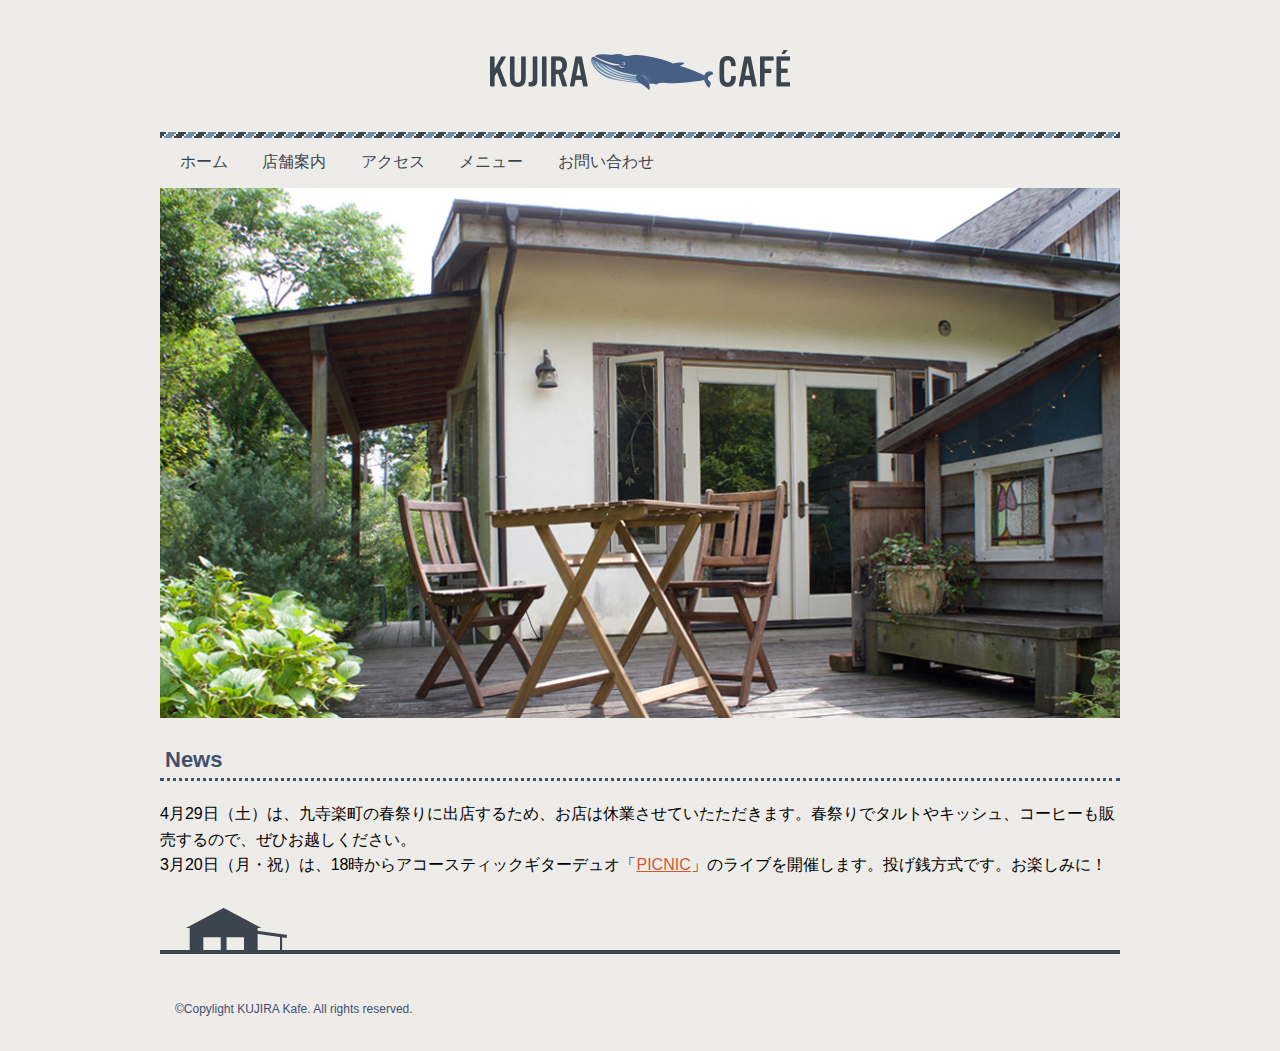
<file: cafe/index.html>
<!doctype html>
<html>
<head>
<meta charset="UTF-8">
<meta name="viewport" content="width=device-width, initial-scale=1">
<title>KUJIRA Cafeへようこそ</title>
<link rel="stylesheet" href="css/style.css">
</head>
<body>

<div class="wrapper">
	<!-- ヘッダー -->
	<header class="header">
		<h1 class="logo"><a href="index.html"><img src="images/logo.png" alt="KUJIRA Cafe"></a></h1>
		<nav class="nav">
			<ul>
				<li><a href="index.html">ホーム</a></li>
				<li><a href="about.html">店舗案内</a></li>
				<li><a href="access.html">アクセス</a></li>
				<li><a href="menu.html">メニュー</a></li>
				<li><a href="contact.html">お問い合わせ</a></li>
			</ul>
		</nav>
	</header>
	<!-- ヘッダーここまで -->
	<!-- メイン -->
	<div class="keyvisual">
		<img src="images/keyvisual.jpg" alt="">
	</div>

	<main>
		<h2 id="news">News</h2>
		<p class="news-item">4月29日（土）は、九寺楽町の春祭りに出店するため、お店は休業させていたただきます。春祭りでタルトやキッシュ、コーヒーも販売するので、ぜひお越しください。</p>
		<p class="news-item">3月20日（月・祝）は、18時からアコースティックギターデュオ「<a href="http://www.sbcr.jp" target="blank">PICNIC</a>」のライブを開催します。投げ銭方式です。お楽しみに！</p>
	</main>
	<!-- メインここまで -->
	<!-- フッター -->
	<footer class="footer">
		<p>&copy;Copylight KUJIRA Kafe. All rights reserved.</p>
	</footer>
	<!-- フッターここまで-->
</div>

</body>
</html>
</file>
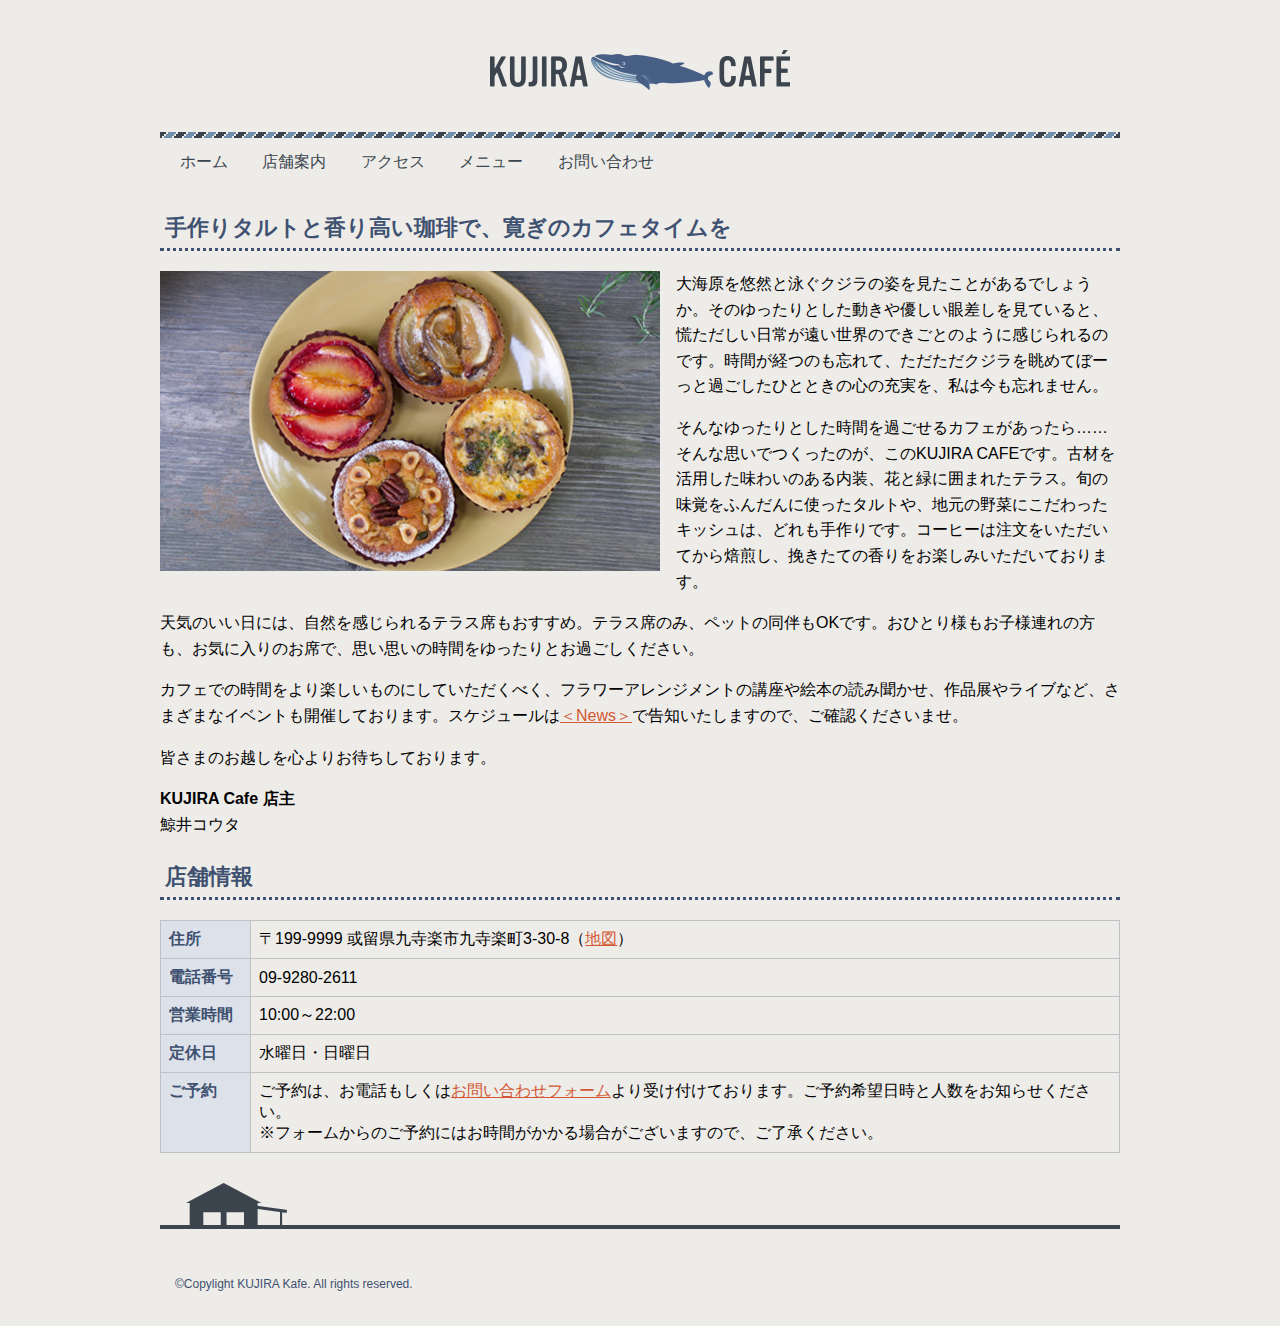
<file: cafe/about.html>
<!doctype html>
<html>
<head>
<meta charset="UTF-8">
<meta name="viewport" content="width=device-width, initial-scale=1">
<title>KUJIRA Cafeについて | KUJIRA Cafe</title>
<link rel="stylesheet" href="css/style.css">
</head>
<body>

<div class="wrapper">
	<!-- ヘッダー -->
	<header class="header">
		<h1 class="logo"><a href="index.html"><img src="images/logo.png" alt="KUJIRA Cafe"></a></h1>
		<nav class="nav">
			<ul>
				<li><a href="index.html">ホーム</a></li>
				<li><a href="about.html">店舗案内</a></li>
				<li><a href="access.html">アクセス</a></li>
				<li><a href="menu.html">メニュー</a></li>
				<li><a href="contact.html">お問い合わせ</a></li>
			</ul>
		</nav>
	</header>
	<!-- ヘッダーここまで -->
	<!-- メイン -->
	<main>
		<h2>手作りタルトと香り高い珈琲で、寛ぎのカフェタイムを</h2>
		<p><img src="images/about-photo.jpg" alt="タルトの写真" class="shop-photo">大海原を悠然と泳ぐクジラの姿を見たことがあるでしょうか。そのゆったりとした動きや優しい眼差しを見ていると、慌ただしい日常が遠い世界のできごとのように感じられるのです。時間が経つのも忘れて、ただただクジラを眺めてぼーっと過ごしたひとときの心の充実を、私は今も忘れません。</p>
		<p>そんなゆったりとした時間を過ごせるカフェがあったら……そんな思いでつくったのが、このKUJIRA CAFEです。古材を活用した味わいのある内装、花と緑に囲まれたテラス。旬の味覚をふんだんに使ったタルトや、地元の野菜にこだわったキッシュは、どれも手作りです。コーヒーは注文をいただいてから焙煎し、挽きたての香りをお楽しみいただいております。</p>
		<p>天気のいい日には、自然を感じられるテラス席もおすすめ。テラス席のみ、ペットの同伴もOKです。おひとり様もお子様連れの方も、お気に入りのお席で、思い思いの時間をゆったりとお過ごしください。</p>
		<p>カフェでの時間をより楽しいものにしていただくべく、フラワーアレンジメントの講座や絵本の読み聞かせ、作品展やライブなど、さまざまなイベントも開催しております。スケジュールは<a href="index.html#news">＜News＞</a>で告知いたしますので、ご確認くださいませ。</p>
		<p>皆さまのお越しを心よりお待ちしております。</p>
		
		<p><strong>KUJIRA Cafe 店主</strong><br>
		鯨井コウタ</p>

		<h2 class="clear">店舗情報</h2>

		<table class="info">
		<tr>
			<th>住所</th>
			<td>〒199-9999 或留県九寺楽市九寺楽町3-30-8（<a href="access.html">地図</a>）</td>
		</tr>
		<tr>
			<th>電話番号</th>
			<td>09-9280-2611</td>
		</tr>
		<tr>
			<th>営業時間</th>
			<td>10:00～22:00</td>
		</tr>
		<tr>
			<th>定休日</th>
			<td>水曜日・日曜日</td>
		</tr>
		<tr>
			<th>ご予約</th>
			<td>ご予約は、お電話もしくは<a href="contact.html">お問い合わせフォーム</a>より受け付けております。ご予約希望日時と人数をお知らせください。<br>
			※フォームからのご予約にはお時間がかかる場合がございますので、ご了承ください。</td>
		</tr>
		</table>

	</main>
	<!-- メインここまで -->
	<!-- フッター -->
	<footer class="footer">
		<p>&copy;Copylight KUJIRA Kafe. All rights reserved.</p>
	</footer>
	<!-- フッターここまで-->
</div>

</body>
</html>
</file>
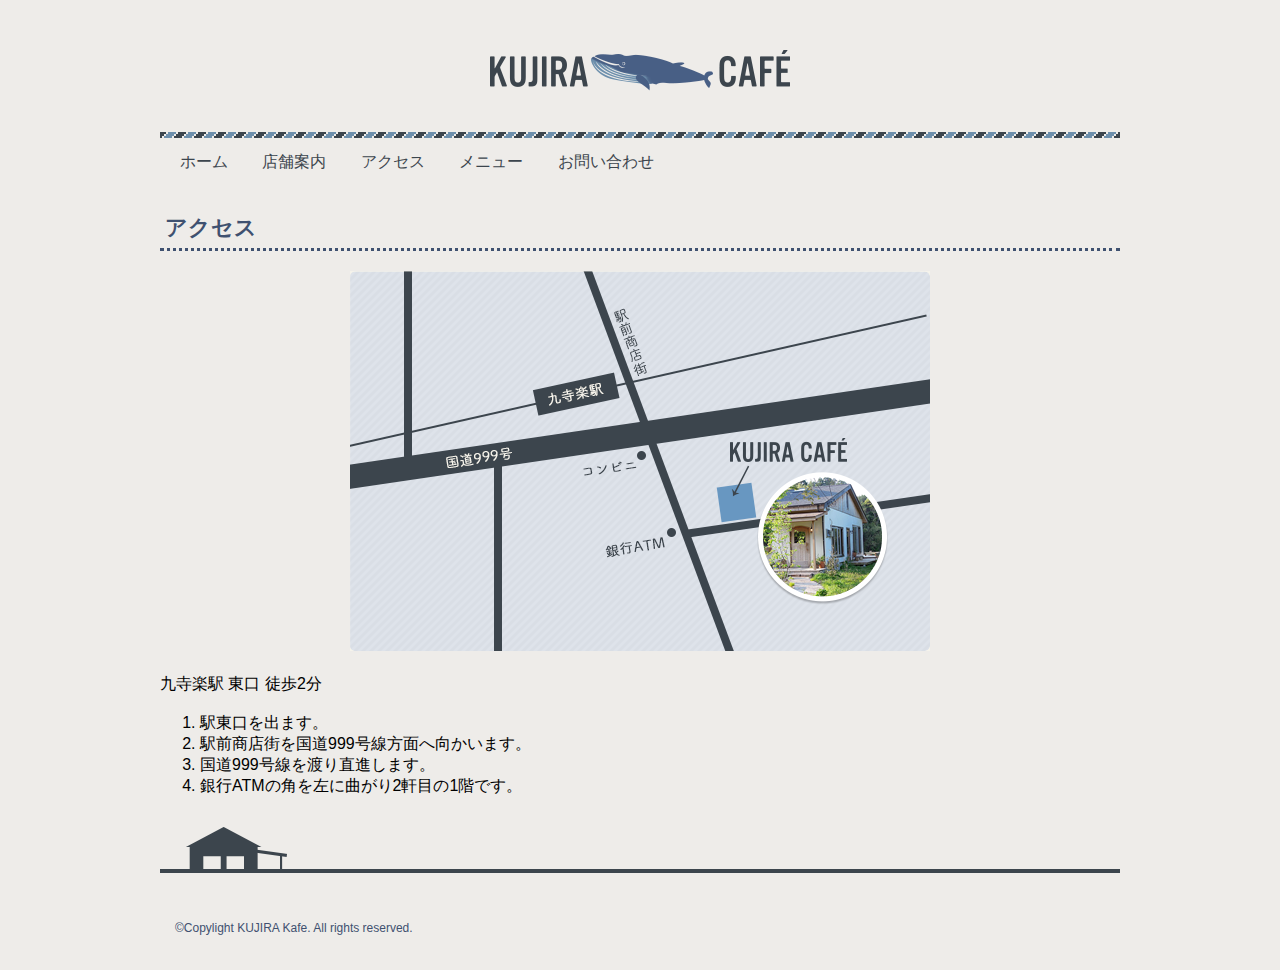
<file: cafe/access.html>
<!doctype html>
<html>
<head>
<meta charset="UTF-8">
<meta name="viewport" content="width=device-width, initial-scale=1">
<title>アクセス | KUJIRA Cafe</title>
<link rel="stylesheet" href="css/style.css">
</head>
<body>

<div class="wrapper">
	<!-- ヘッダー -->
	<header class="header">
		<h1 class="logo"><a href="index.html"><img src="images/logo.png" alt="KUJIRA Cafe"></a></h1>
		<nav class="nav">
			<ul>
				<li><a href="index.html">ホーム</a></li>
				<li><a href="about.html">店舗案内</a></li>
				<li><a href="access.html">アクセス</a></li>
				<li><a href="menu.html">メニュー</a></li>
				<li><a href="contact.html">お問い合わせ</a></li>
			</ul>
		</nav>
	</header>
	<!-- ヘッダーここまで -->
	<!-- メイン -->

	<main>
		<h2>アクセス</h2>
		<div class="map"><img src="images/map.png" alt="地図"></div>
		<p>九寺楽駅 東口 徒歩2分</p>
		<ol>
			<li>駅東口を出ます。</li>
			<li>駅前商店街を国道999号線方面へ向かいます。</li>
			<li>国道999号線を渡り直進します。</li>
			<li>銀行ATMの角を左に曲がり2軒目の1階です。</li>
		<ol>
	</main>
	<!-- メインここまで -->
	<!-- フッター -->
	<footer class="footer">
		<p>&copy;Copylight KUJIRA Kafe. All rights reserved.</p>
	</footer>
	<!-- フッターここまで-->
</div>

</body>
</html>
</file>
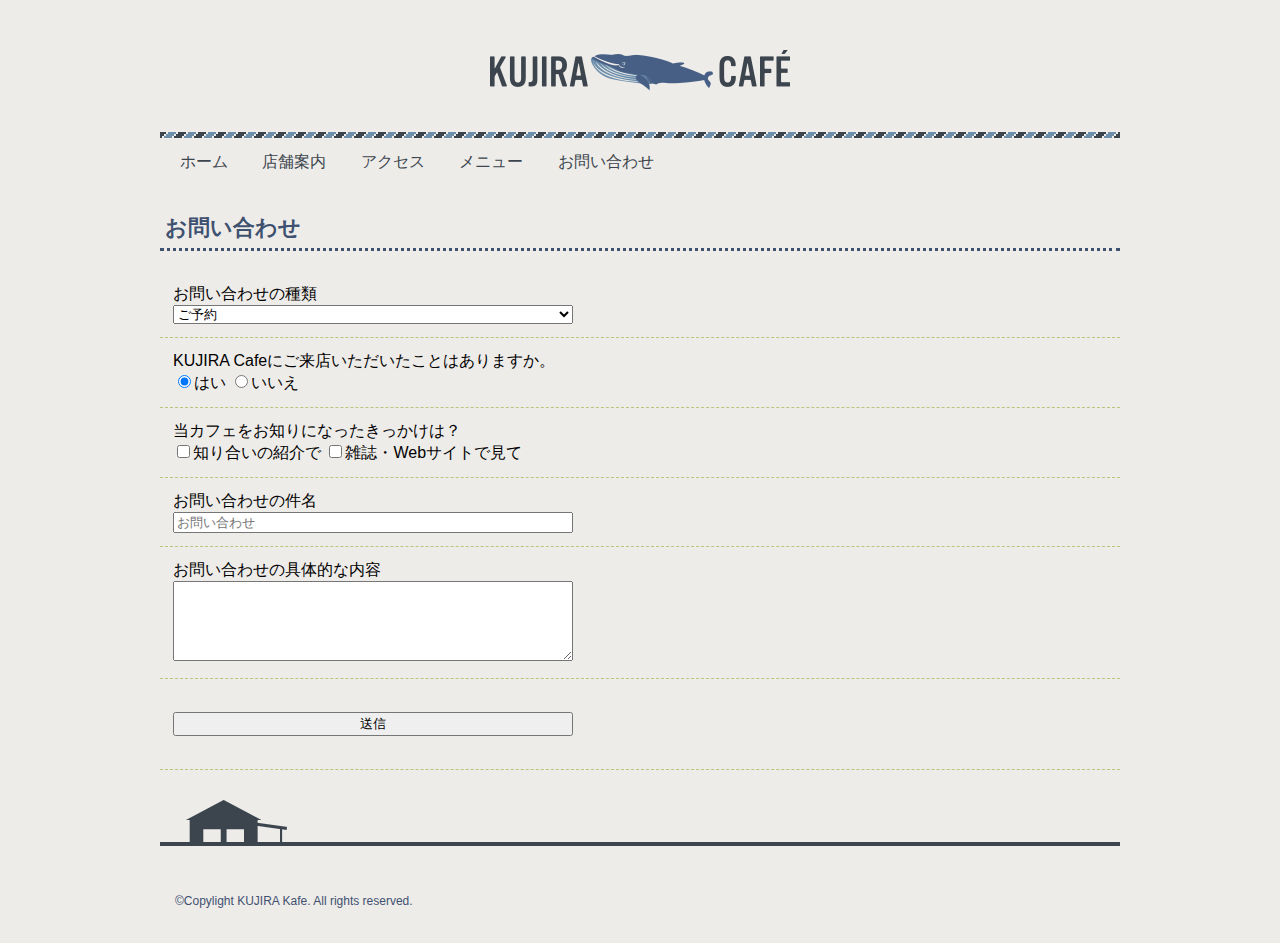
<file: cafe/contact.html>
<!doctype html>
<html>
<head>
<meta charset="UTF-8">
<meta name="viewport" content="width=device-width, initial-scale=1">
<title>KUJIRA Cafeについて | KUJIRA Cafe</title>
<link rel="stylesheet" href="css/style.css">
</head>
<body>

<div class="wrapper">
	<!-- ヘッダー -->
	<header class="header">
		<h1 class="logo"><a href="index.html"><img src="images/logo.png" alt="KUJIRA Cafe"></a></h1>
		<nav class="nav">
			<ul>
				<li><a href="index.html">ホーム</a></li>
				<li><a href="about.html">店舗案内</a></li>
				<li><a href="access.html">アクセス</a></li>
				<li><a href="menu.html">メニュー</a></li>
				<li><a href="contact.html">お問い合わせ</a></li>
			</ul>
		</nav>
	</header>
	<!-- ヘッダーここまで -->
	<!-- メイン -->

	<main>
		<h2>お問い合わせ</h2>
		<form methot="GET" action="result.html">
			<div>
				<label for="kind">お問い合わせの種類<br>
				<select id="kind" name="kind">
					<option value="reservation">ご予約</option>
					<option value="event">イベントについて</option>
					<option value="contact">その他のお問い合わせ</option>
				</select>
			</div>
			<div>
				KUJIRA Cafeにご来店いただいたことはありますか。<br>
				<label><input type="radio" name="first" value="yes" checked>はい</label>
				<label><input type="radio" name="first" value="no">いいえ</label>
			</div>
			<div>
				当カフェをお知りになったきっかけは？<br>
				<label><input type="checkbox" name="how" value="friends">知り合いの紹介で</label>
				<label><input type="checkbox" name="how" value="magazine">雑誌・Webサイトで見て</label>
			</div>
			<div>
				<label>お問い合わせの件名<br>
				<input type="text" name="subject" placeholder="お問い合わせ"></label>
			</div>
			<div>
				<label>お問い合わせの具体的な内容<br>
				<textarea name="massage"></textarea></label>
			</div>
			<div>
				<input type="submit" name="submit" value="送信">
			</div>
		</form>
	</main>
	<!-- メインここまで -->
	<!-- フッター -->
	<footer class="footer">
		<p>&copy;Copylight KUJIRA Kafe. All rights reserved.</p>
	</footer>
	<!-- フッターここまで-->
</div>

</body>
</html>
</file>
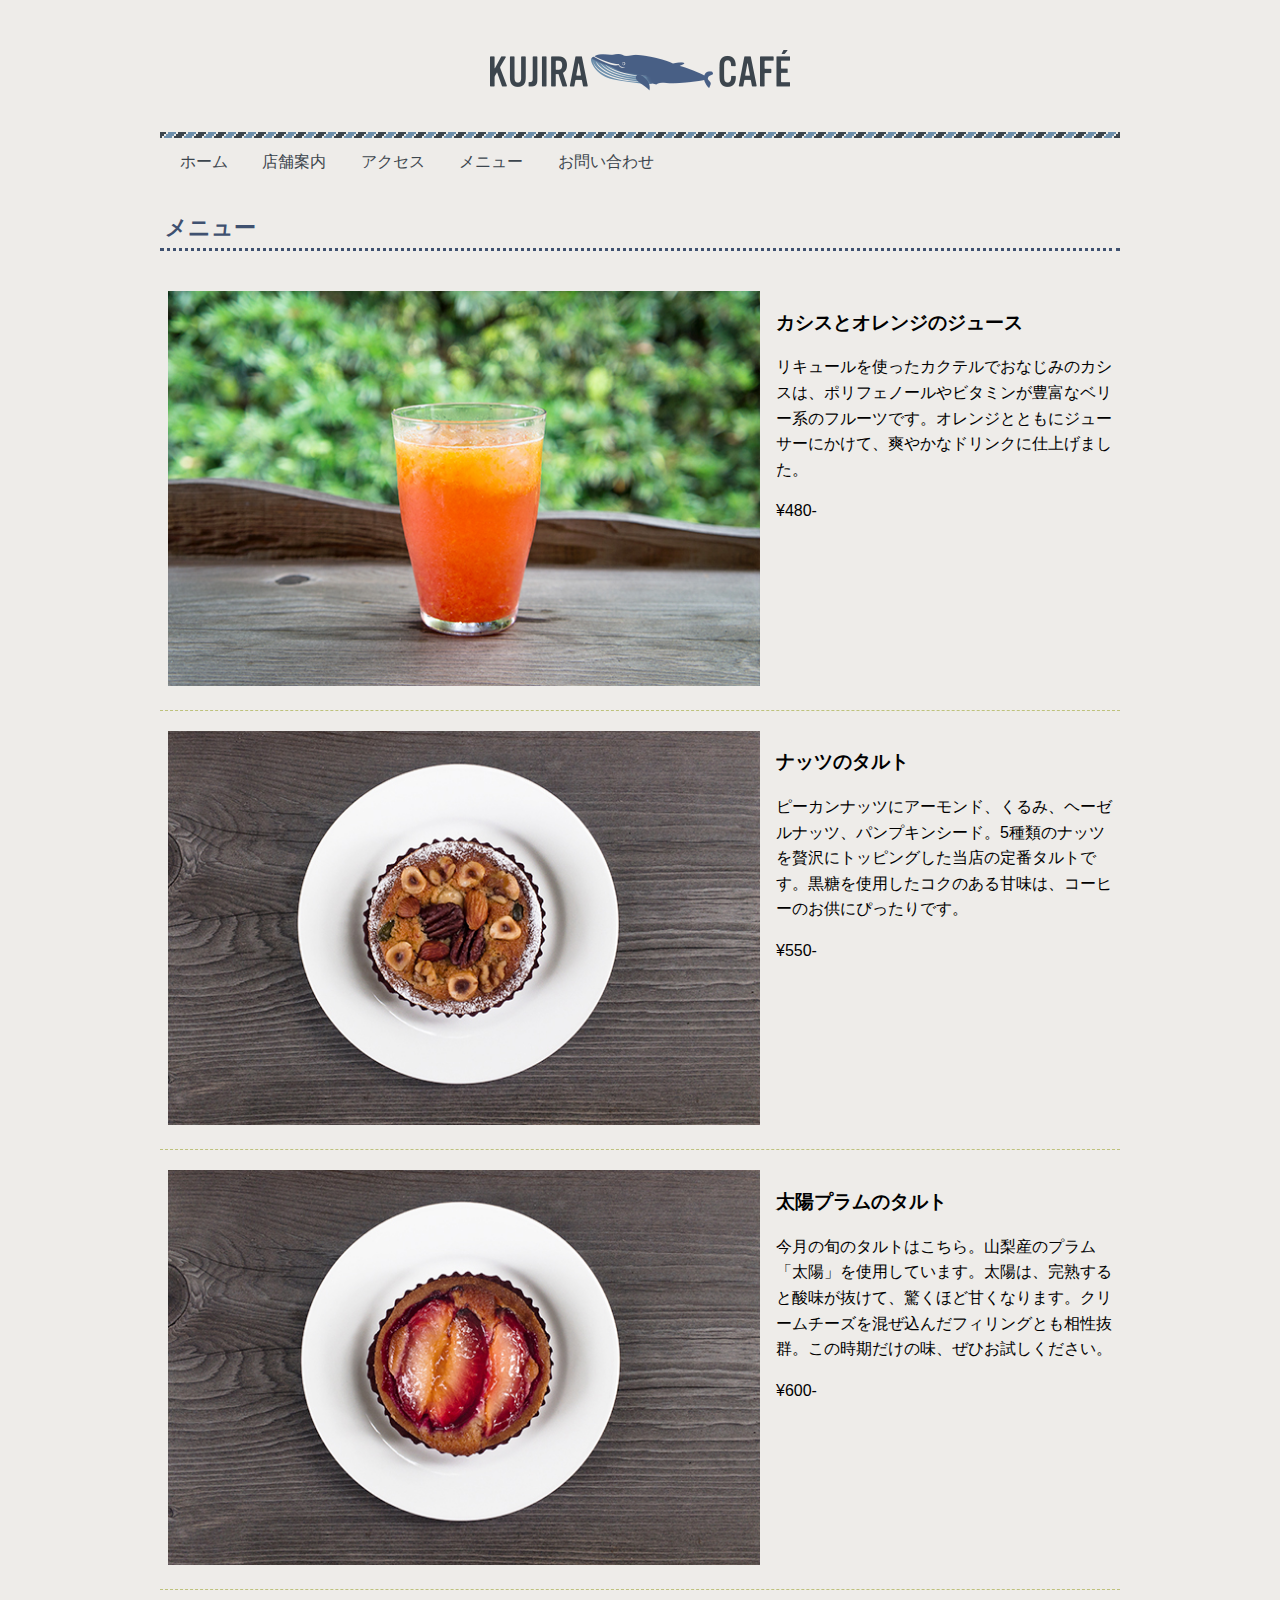
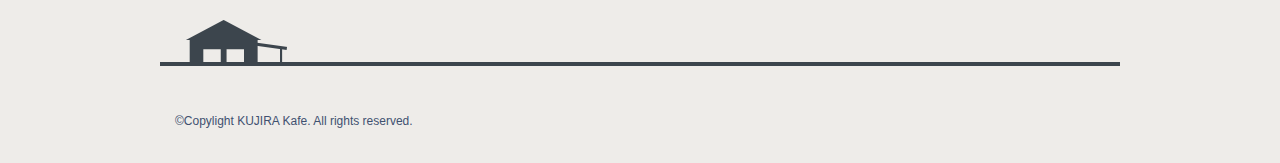
<file: cafe/menu.html>
<!doctype html>
<html>
<head>
<meta charset="UTF-8">
<meta name="viewport" content="width=device-width, initial-scale=1">
<title>メニュー | KUJIRA Cafe</title>
<link rel="stylesheet" href="css/style.css">
</head>
<body>

<div class="wrapper">
	<!-- ヘッダー -->
	<header class="header">
		<h1 class="logo"><a href="index.html"><img src="images/logo.png" alt="KUJIRA Cafe"></a></h1>
		<nav class="nav">
			<ul>
				<li><a href="index.html">ホーム</a></li>
				<li><a href="about.html">店舗案内</a></li>
				<li><a href="access.html">アクセス</a></li>
				<li><a href="menu.html">メニュー</a></li>
				<li><a href="contact.html">お問い合わせ</a></li>
			</ul>
		</nav>
	</header>
	<!-- ヘッダーここまで -->
	<!-- メイン -->
	<main>
		<h2>メニュー</h2>
		<div class="menu-block">
			<div class="menu-item">
				<div class="menu-photo">
					<img src="images/menu-photo1.jpg" alt="">
				</div>
				<div class="menu-text">
					<h3>カシスとオレンジのジュース</h3>
					<p>リキュールを使ったカクテルでおなじみのカシスは、ポリフェノールやビタミンが豊富なベリー系のフルーツです。オレンジとともにジューサーにかけて、爽やかなドリンクに仕上げました。</p>
					<p>&yen;480-</p>
				</div>
			</div>

			<div class="menu-item">
				<div class="menu-photo">
					<img src="images/menu-photo2.jpg" alt="">
				</div>
				<div class="menu-text">
					<h3>ナッツのタルト</h3>
					<p>ピーカンナッツにアーモンド、くるみ、ヘーゼルナッツ、パンプキンシード。5種類のナッツを贅沢にトッピングした当店の定番タルトです。黒糖を使用したコクのある甘味は、コーヒーのお供にぴったりです。</p>
					<p>&yen;550-</p>
				</div>
			</div>

			<div class="menu-item">
				<div class="menu-photo">
					<img src="images/menu-photo3.jpg" alt="">
				</div>
				<div class="menu-text">
					<h3>太陽プラムのタルト</h3>
					<p>今月の旬のタルトはこちら。山梨産のプラム「太陽」を使用しています。太陽は、完熟すると酸味が抜けて、驚くほど甘くなります。クリームチーズを混ぜ込んだフィリングとも相性抜群。この時期だけの味、ぜひお試しください。</p>
					<p>&yen;600-</p>
				</div>
			</div>

		</div>
	</main>
	<!-- メインここまで -->
	<!-- フッター -->
	<footer class="footer">
		<p>&copy;Copylight KUJIRA Kafe. All rights reserved.</p>
	</footer>
	<!-- フッターここまで-->
</div>

</body>
</html>
</file>
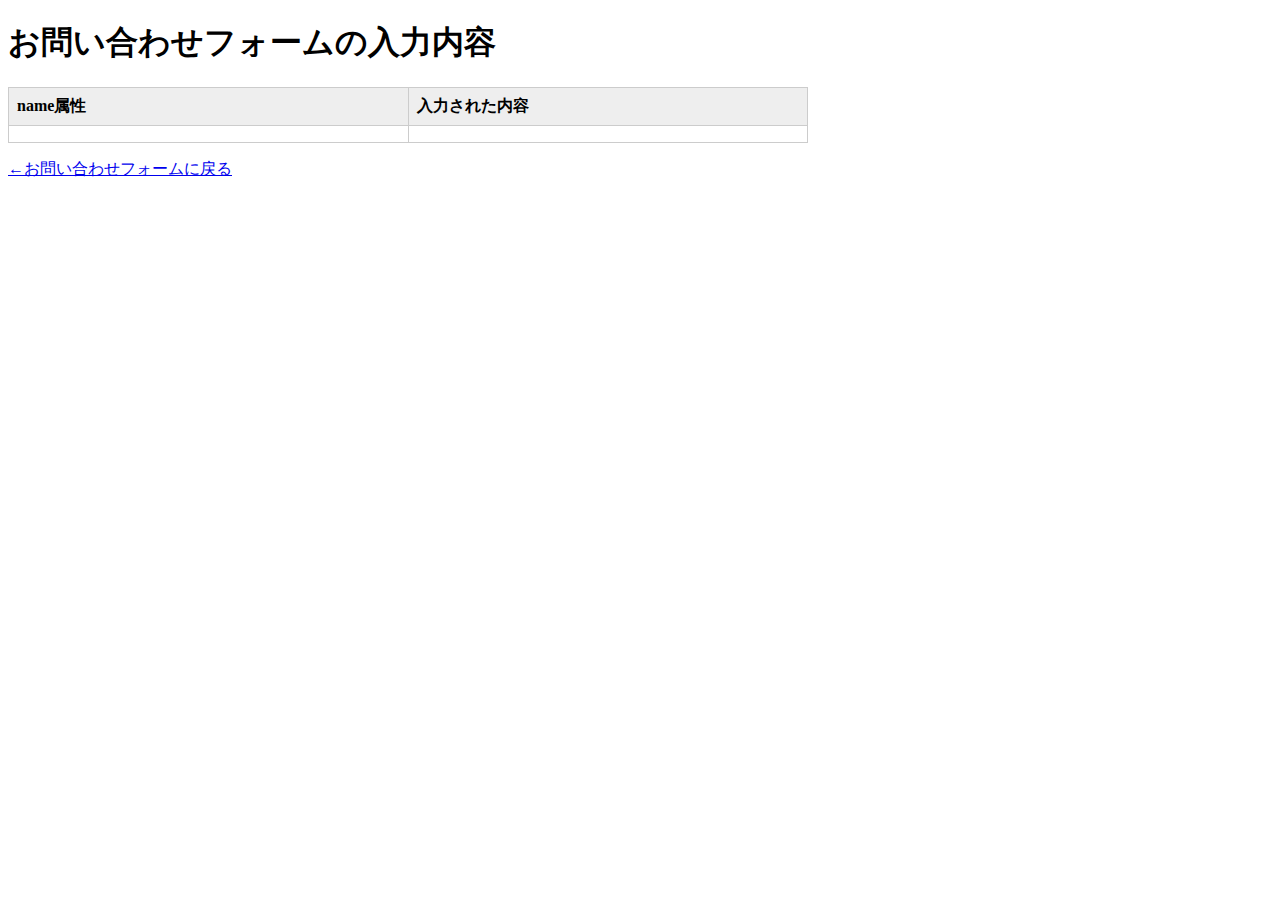
<file: cafe/result.html>
<!doctype html>
<html>
<head>
<meta charset="UTF-8">
<meta name="viewport" content="width=device-width, initial-scale=1">
<title>お問い合わせの入力内容</title>
<style>
#result {
	border: 1px solid #cccccc;
	border-collapse: collapse;
	width: 100%;
	max-width: 800px;
}
th, td {
	padding: 0.5em;
	border: 1px solid #cccccc;
	text-align: left;
	vertical-align: top;
}
th {
	width: 100px;
	background-color: #eeeeee;
}
</style>

</head>
<body>
<h1>お問い合わせフォームの入力内容</h1>
<table id="result">
	<tbody id="test">
	<tr><th>name属性</th><th>入力された内容</th></tr>
	</tbody>
</table>
<p><a href="contact.html">←お問い合わせフォームに戻る</a></p>

<script>
'use strict';

{
	window.addEventListener('DOMContentLoaded', function(){
		var params = decodeURI(location.search);
		params = params.substring(1);
		var paramArray = [];
		paramArray = params.split("&");
		var tableContent = "";
		paramArray.forEach(function(item, index){
			var keyValue = [];
			keyValue = item.split("=");
			var tr = document.createElement("tr");
			var tdName = document.createElement("td");
			tdName.textContent = keyValue[0];
			var tdValue = document.createElement("td");
			tdValue.textContent = keyValue[1];
			tr.appendChild(tdName);
			tr.appendChild(tdValue);
			var e = document.getElementById("test");
			e.appendChild(tr);
		});
	});
}
</script>
</body>
</html>
</file>
<file: cafe/css/style.css>
@charset "UTF-8";

html {
	font-family: sans-serif;
}

html * {
	box-sizing: border-box;
}

body {
	margin: 0 0 0 0;
	background-color: #eeece9;
}

.wrapper {
	margin: 0 auto 0 auto;
	max-width: 960px;
}

h2 {
	color: #3f5170;
	font-size: 22px;
	border-bottom: 3px dotted #3f5170;
	margin-top: 20px;
	margin-right: 0px;
	margin-bottom: 20px;
	margin-left: 0px;
	padding-top: 5px;
	padding-right: 5px;
	padding-bottom: 5px;
	padding-left: 5px;
}

p {
	line-height: 1.6;
}

a:link {
	color: #d25833;
}

a:visited {
	color: #d25833
}
a:hover {
	color: #e3937a;
}

a:active {
	color: #ff6a3b
}

img {
	max-width: 100%;
	height: auto;
}

.logo {
	margin: 50px 0 40px 0;
	line-height: 0;
	text-align: center;
}

.nav li {
	display: inline;
	list-style-type: none;
	padding-right: 30px;
}

.nav ul {
	margin: 0 0 0 0;
	padding: 20px 10px 15px 20px;
	background-image: url(../images/menu-bg.png);
	background-repeat: repeat-x;
}

.nav a:link {
	color: #3c454d;
	text-decoration: none;
}

.nav a:visited {
	color: #3c454d;
	text-decoration: none;
}

.nav a:hover {
	color: #7b8dac;
	text-decoration: none;
}

.nav a:active {
	color: #5a9bc0;
	text-decoration: none;
}

.footer {
	background-image: url(../images/footer-bg.png);
	background-repeat: no-repeat;
	margin-top: 30px;
	padding: 80px 15px 20px 15px;
	font-size: 12px;
	color: #3f5170;
}

.keyvisual {
	margin: 15px 0 0 0 0;
}

.news-item {
	margin: 0;
}

.shop-photo {
	float: left;
	padding: 0 1em 1em 0;
}

.clear {
	clear: both;
}

.info {
	border-collapse: collapse;
}

.info th, .info td {
	padding: 8px;
	border: 1px solid #bec2c7;
	text-align: left;
}

.info th {
	background-color: #dde2ea;
	width: 90px;
	color: #3f5170;
	vertical-align: top;
}

.menu-item {
	display: flex;
	border-bottom: 1px dashed #bec27c;
	padding: 20px 8px;
}

.menu-photo {
	margin-right: 16px;
	flex: 1 1 auto;
}

.menu-text {
	flex: 0 0 336px;
}

.map {
	text-align: center;
}

form div {
	padding: 13px;
	border-bottom: 1px dashed #bec27c
}

select {
	width: 30em;
}

input[name="subject"] {
	width: 30em;
}

textarea {
	width: 30em;
	height: 6em;
}

input[type="submit"] {
	margin: 20px 0;
	width: 30em;
}

@media (max-width:767px) {
	.wrapper {
		margin: 0 8px;
	}

	.logo {
		margin: 30px 0;
	}

	.logo img {
		width: 200px;
	}

	.nav {
		background-color: #dfddda;
	}

	.nav li {
		display: block;
	}

	.menu-item {
		display: block;
	}

	.menu-phote {
		margin-right: 0;
		width: 100%;
	}

	.menu-text {
		width: 100%;
	}

	.shop-photo {
		padding-right: 0;
	}

	select {
		width: 100%;
	}

	input[name="subject"] {
		width: 100%;
	}

	textarea {
		width: 100%;
	}

	input[type="submit"] {
		margin: 20px 0;
		width: 100%;
	}
}
</file>
